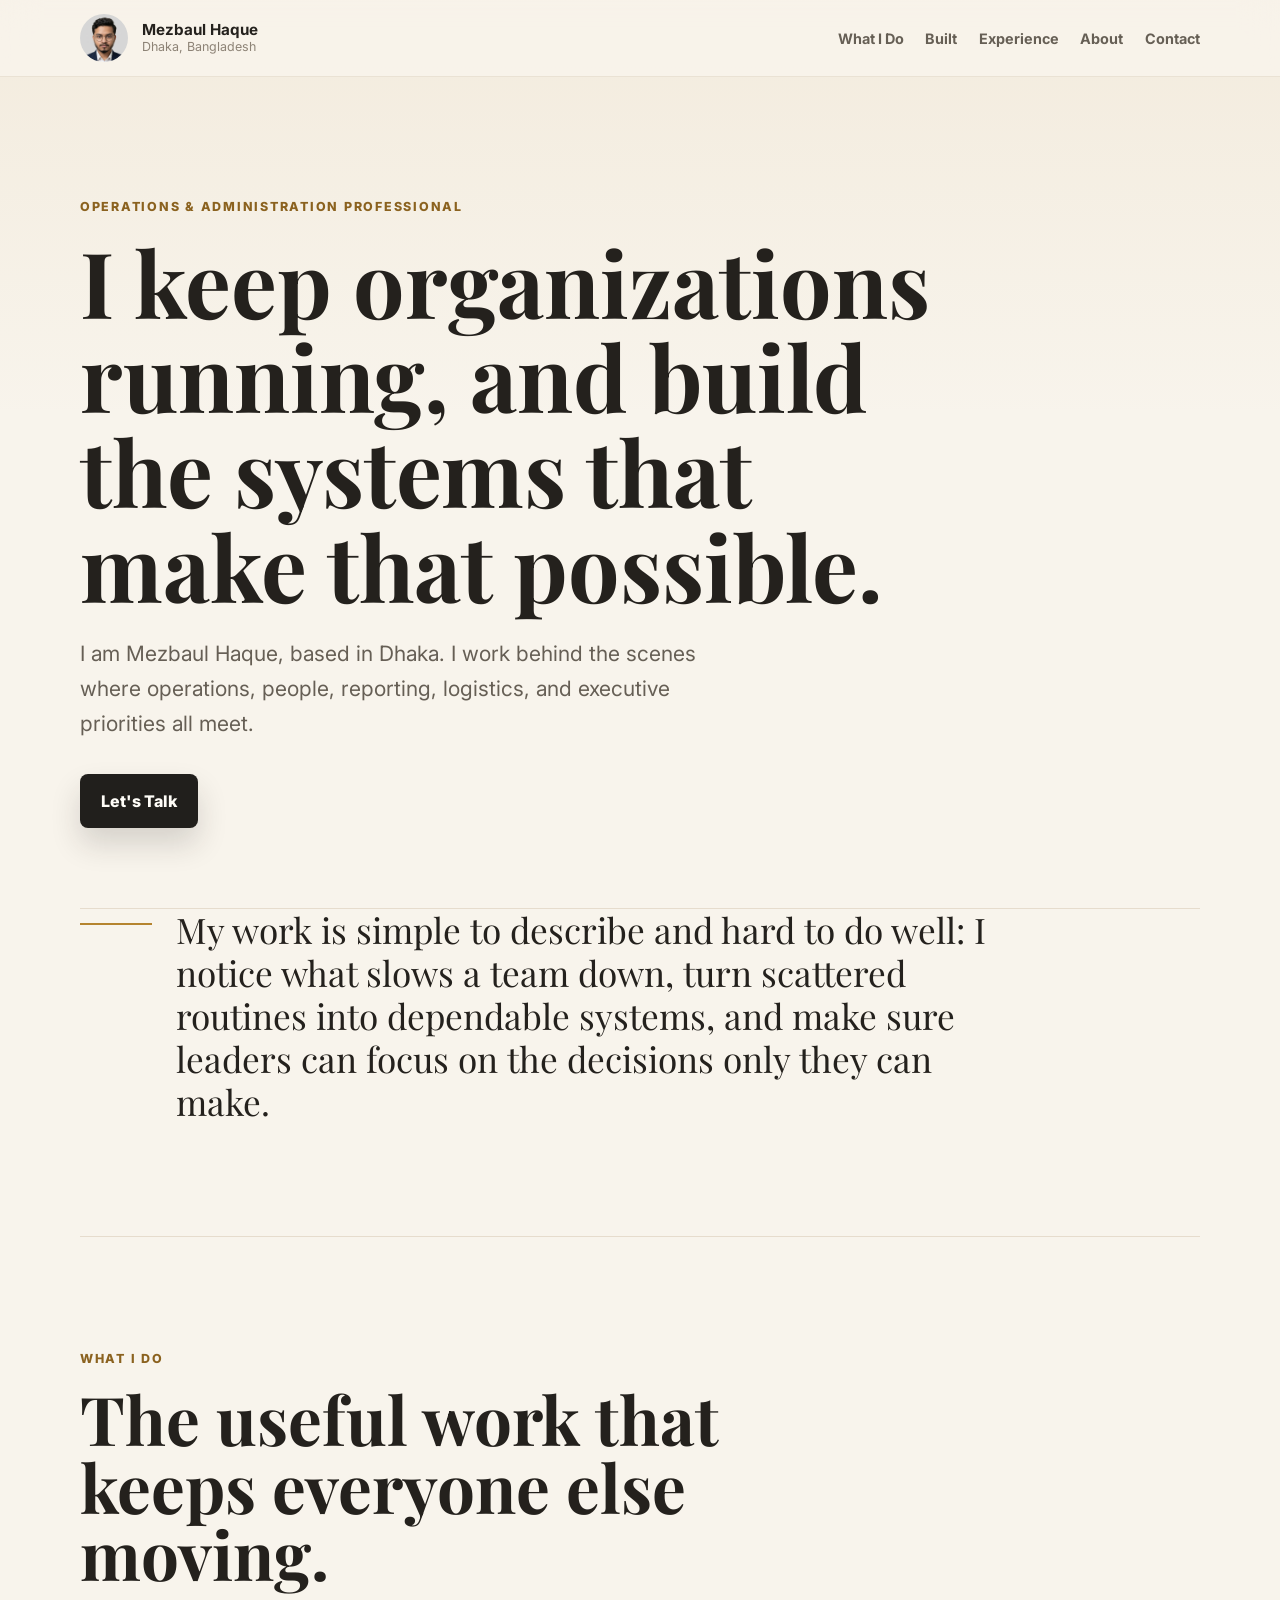
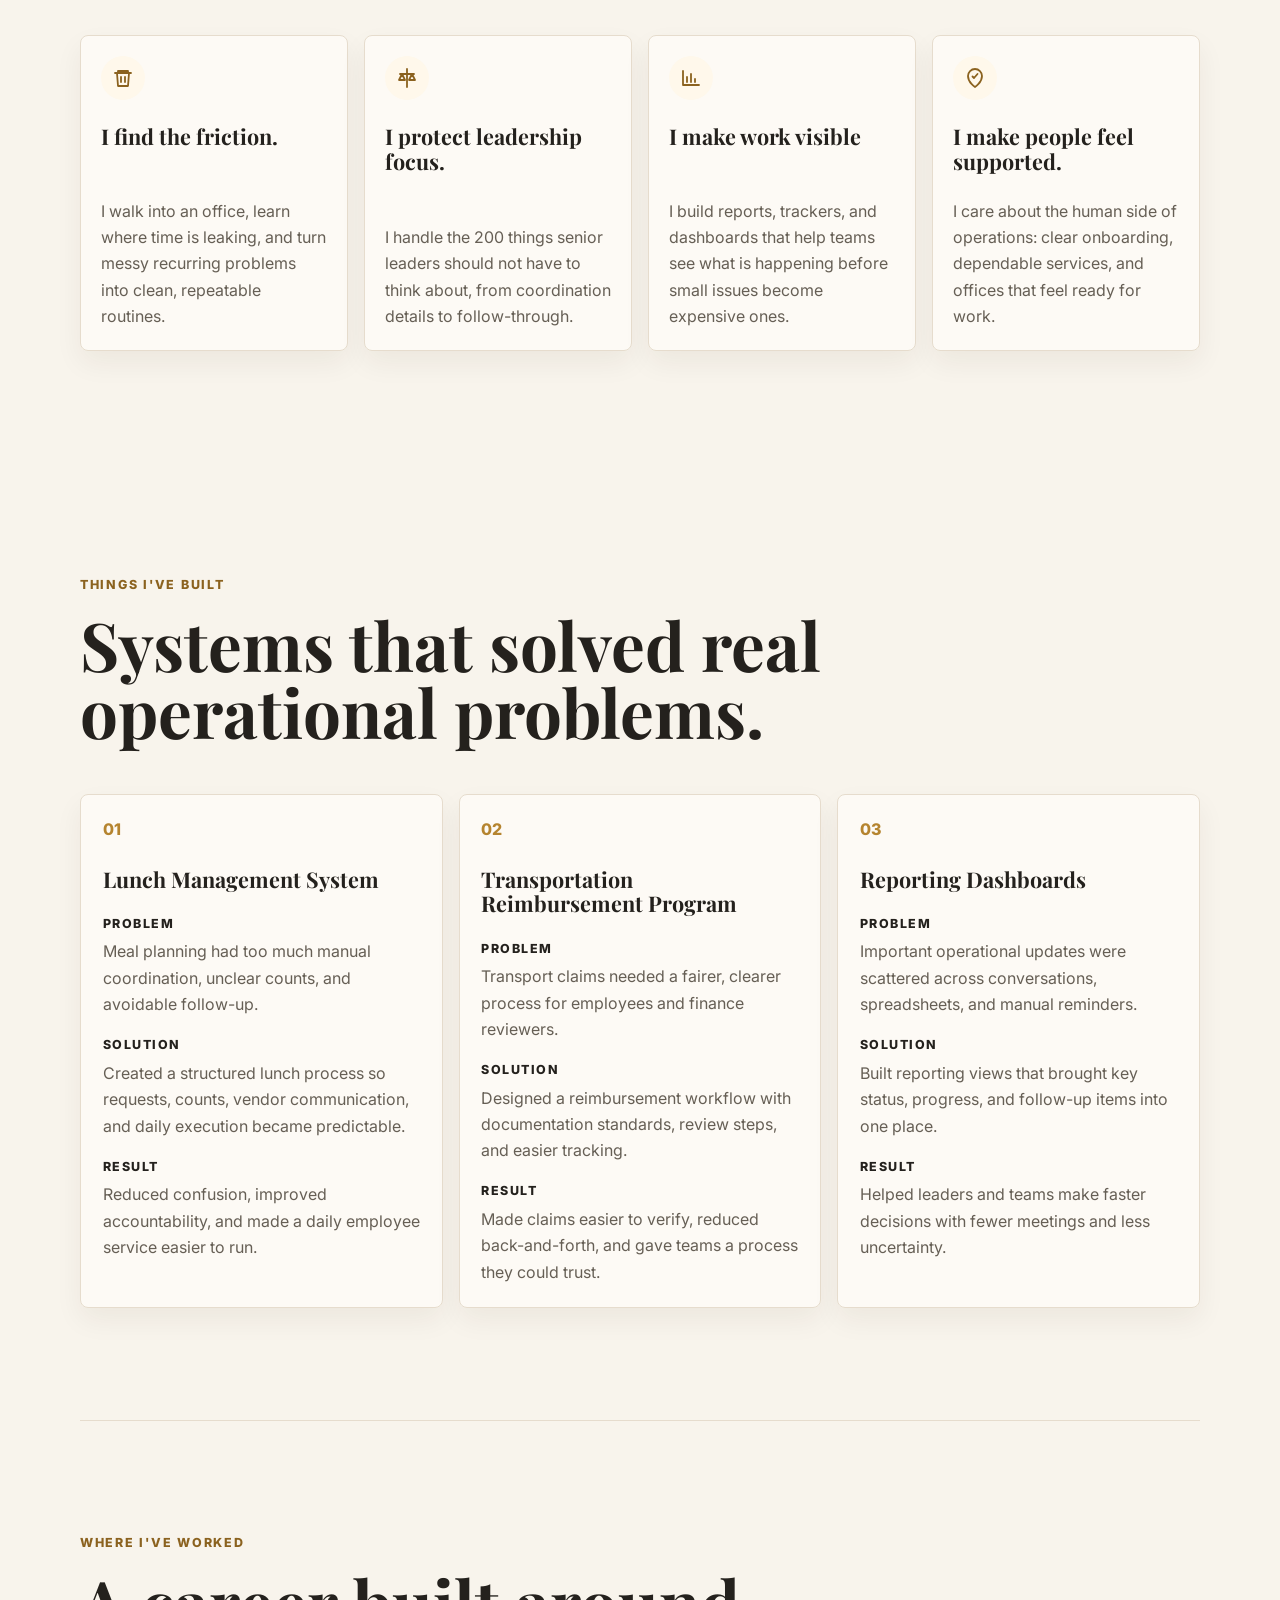
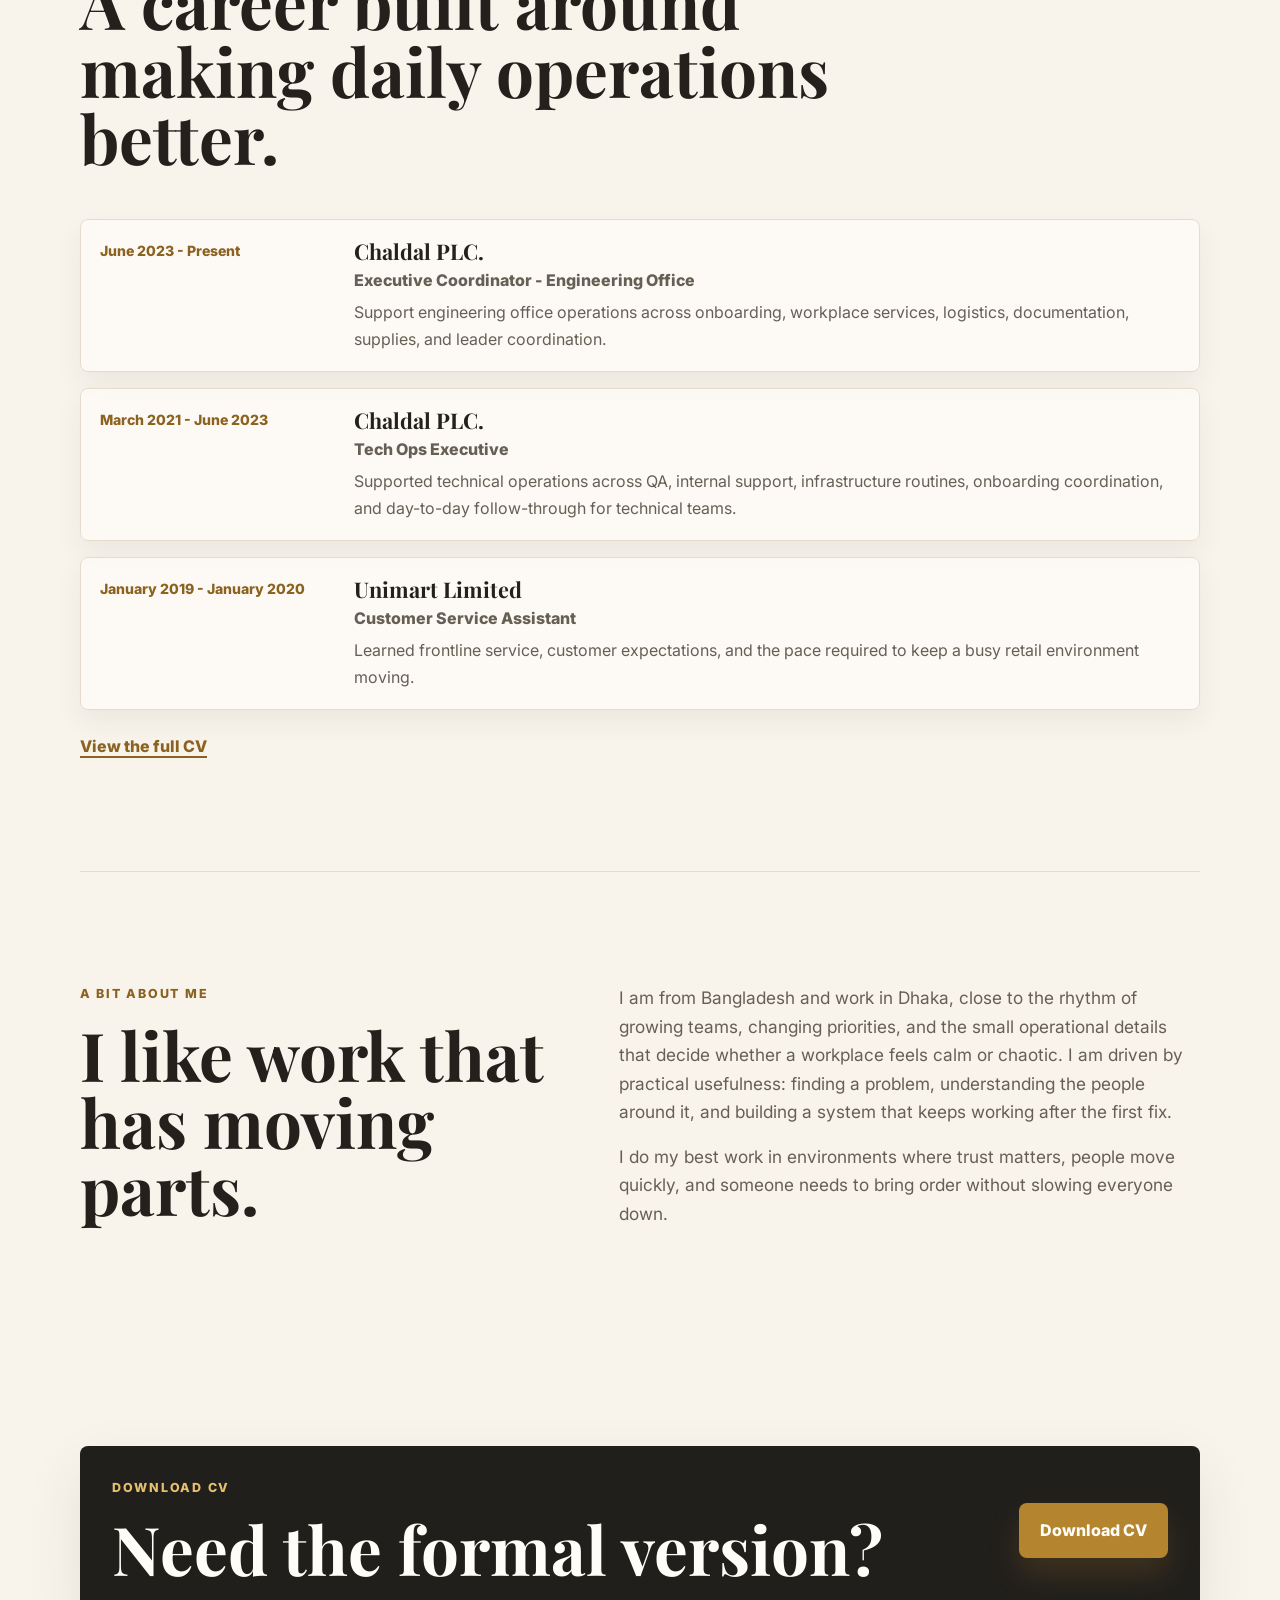
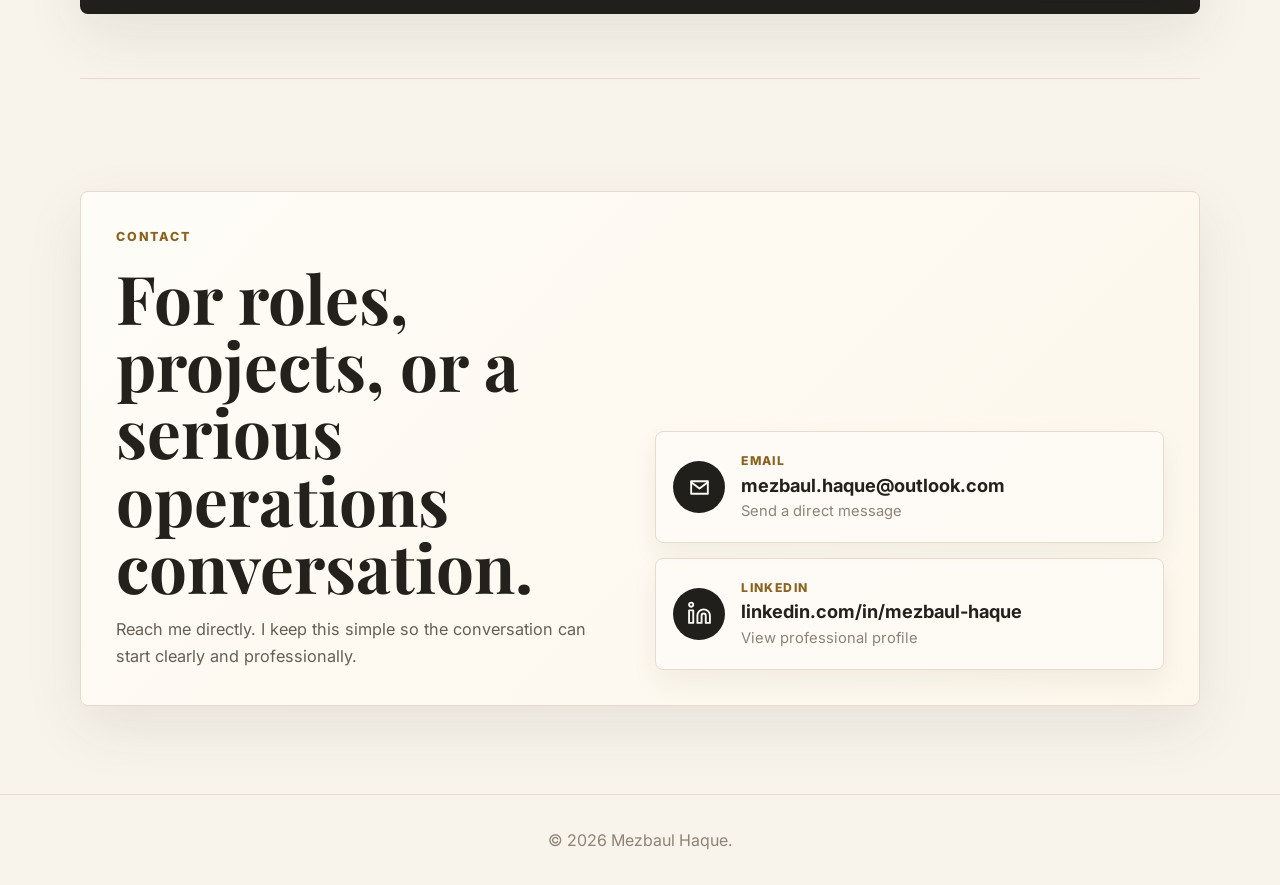
<file: index.html>
<!DOCTYPE html>
<html lang="en">
<head>
  <meta charset="UTF-8">
  <meta name="viewport" content="width=device-width, initial-scale=1.0">
  <meta name="description" content="Personal portfolio for Mezbaul Haque, an Operations and Administration professional in Dhaka who builds the systems that keep organizations running.">
  <meta name="keywords" content="Mezbaul Haque, operations, administration, office operations, Dhaka, Bangladesh, portfolio">
  <meta name="robots" content="index, follow">
  <meta name="author" content="Mezbaul Haque">
  <meta name="theme-color" content="#f8f4ec">
  <meta name="color-scheme" content="light">
  <title>Mezbaul Haque | Operations &amp; Administration</title>

  <link rel="canonical" href="https://mezbaul.bd/">
  <meta property="og:type" content="website">
  <meta property="og:locale" content="en_US">
  <meta property="og:site_name" content="Mezbaul Haque">
  <meta property="og:title" content="Mezbaul Haque | Operations &amp; Administration">
  <meta property="og:description" content="I keep organizations running and build the systems that make that possible.">
  <meta property="og:url" content="https://mezbaul.bd/">
  <meta property="og:image" content="https://mezbaul.bd/assets/blog-demo-1.svg">
  <meta name="twitter:card" content="summary_large_image">
  <meta name="twitter:title" content="Mezbaul Haque | Operations &amp; Administration">
  <meta name="twitter:description" content="I keep organizations running and build the systems that make that possible.">

  <script type="application/ld+json">
    {
      "@context": "https://schema.org",
      "@type": "Person",
      "name": "Mezbaul Haque",
      "url": "https://mezbaul.bd/",
      "jobTitle": "Operations and Administration Professional",
      "address": {
        "@type": "PostalAddress",
        "addressLocality": "Dhaka",
        "addressCountry": "BD"
      },
      "email": "mailto:mezbaul.haque@outlook.com",
      "sameAs": ["https://linkedin.com/in/mezbaul-haque"],
      "knowsAbout": [
        "Office operations",
        "Administration",
        "Process improvement",
        "Reporting dashboards",
        "Transportation coordination",
        "Employee services",
        "SOP development"
      ]
    }
  </script>

  <link rel="preconnect" href="https://fonts.googleapis.com">
  <link rel="preconnect" href="https://fonts.gstatic.com" crossorigin>
  <link href="https://fonts.googleapis.com/css2?family=Inter:wght@400;500;600;700;800&family=Playfair+Display:wght@600;700&display=swap" rel="stylesheet">
  <link rel="icon" type="image/svg+xml" href="assets/favicon.svg">
  <link rel="stylesheet" href="styles.css">
</head>
<body>
  <a class="skip-link" href="#main-content">Skip to content</a>

  <header class="site-header">
    <nav class="nav" aria-label="Primary navigation">
      <a class="brand" href="#home" aria-label="Mezbaul Haque home">
        <img class="brand-logo" src="assets/logo.png" alt="Mezbaul Haque logo" width="48" height="48">
        <span class="brand-copy">
          <strong>Mezbaul Haque</strong>
          <span>Dhaka, Bangladesh</span>
        </span>
      </a>

      <button class="menu-toggle" id="menuToggle" type="button" aria-label="Toggle menu" aria-expanded="false" aria-controls="navLinks">
        <span class="line-1"></span>
        <span class="line-2"></span>
        <span class="line-3"></span>
      </button>

      <ul class="nav-links" id="navLinks">
        <li><a class="nav-link" href="#work">What I Do</a></li>
        <li><a class="nav-link" href="#built">Built</a></li>
        <li><a class="nav-link" href="#timeline">Experience</a></li>
        <li><a class="nav-link" href="#about">About</a></li>
        <li><a class="nav-link" href="#contact">Contact</a></li>
      </ul>
    </nav>
  </header>

  <main id="main-content" tabindex="-1">
    <section class="hero" id="home">
      <div class="hero-inner">
        <p class="eyebrow">Operations &amp; Administration Professional</p>
        <h1>I keep organizations running, and build the systems that make that possible.</h1>
        <p class="hero-copy">I am Mezbaul Haque, based in Dhaka. I work behind the scenes where operations, people, reporting, logistics, and executive priorities all meet.</p>
        <a class="button button-primary" href="#contact">Let's Talk</a>
      </div>
    </section>

    <section class="section intro-section" aria-label="Professional introduction">
      <div class="intro-line">
        <span></span>
        <p>My work is simple to describe and hard to do well: I notice what slows a team down, turn scattered routines into dependable systems, and make sure leaders can focus on the decisions only they can make.</p>
      </div>
    </section>

    <section class="section" id="work">
      <div class="section-heading">
        <p class="eyebrow">What I Do</p>
        <h2>The useful work that keeps everyone else moving.</h2>
      </div>

      <div class="capability-grid">
        <article class="capability-card">
          <div class="icon" aria-hidden="true">
            <svg viewBox="0 0 24 24"><path d="M4 7h16M7 7V5h10v2M6 7l1 13h10l1-13M10 11v5M14 11v5" fill="none" stroke="currentColor" stroke-width="1.8" stroke-linecap="round" stroke-linejoin="round"></path></svg>
          </div>
          <h3>I find the friction.</h3>
          <p>I walk into an office, learn where time is leaking, and turn messy recurring problems into clean, repeatable routines.</p>
        </article>

        <article class="capability-card">
          <div class="icon" aria-hidden="true">
            <svg viewBox="0 0 24 24"><path d="M12 3v18M5 8h14M7 8l-3 6h6L7 8Zm10 0-3 6h6l-3-6Z" fill="none" stroke="currentColor" stroke-width="1.8" stroke-linecap="round" stroke-linejoin="round"></path></svg>
          </div>
          <h3>I protect leadership focus.</h3>
          <p>I handle the 200 things senior leaders should not have to think about, from coordination details to follow-through.</p>
        </article>

        <article class="capability-card">
          <div class="icon" aria-hidden="true">
            <svg viewBox="0 0 24 24"><path d="M4 19V5M4 19h16M8 16v-5M12 16V8M16 16v-3" fill="none" stroke="currentColor" stroke-width="1.8" stroke-linecap="round" stroke-linejoin="round"></path></svg>
          </div>
          <h3>I make work visible</h3>
          <p>I build reports, trackers, and dashboards that help teams see what is happening before small issues become expensive ones.</p>
        </article>

        <article class="capability-card">
          <div class="icon" aria-hidden="true">
            <svg viewBox="0 0 24 24"><path d="M12 21s7-4.4 7-11a7 7 0 0 0-14 0c0 6.6 7 11 7 11Z" fill="none" stroke="currentColor" stroke-width="1.8" stroke-linecap="round" stroke-linejoin="round"></path><path d="M9.5 10.5 11 12l3.5-4" fill="none" stroke="currentColor" stroke-width="1.8" stroke-linecap="round" stroke-linejoin="round"></path></svg>
          </div>
          <h3>I make people feel supported.</h3>
          <p>I care about the human side of operations: clear onboarding, dependable services, and offices that feel ready for work.</p>
        </article>
      </div>
    </section>

    <section class="section built-section" id="built">
      <div class="section-heading">
        <p class="eyebrow">Things I've Built</p>
        <h2>Systems that solved real operational problems.</h2>
      </div>

      <div class="case-grid">
        <article class="case-card">
          <p class="case-number">01</p>
          <h3>Lunch Management System</h3>
          <dl>
            <div>
              <dt>Problem</dt>
              <dd>Meal planning had too much manual coordination, unclear counts, and avoidable follow-up.</dd>
            </div>
            <div>
              <dt>Solution</dt>
              <dd>Created a structured lunch process so requests, counts, vendor communication, and daily execution became predictable.</dd>
            </div>
            <div>
              <dt>Result</dt>
              <dd>Reduced confusion, improved accountability, and made a daily employee service easier to run.</dd>
            </div>
          </dl>
        </article>

        <article class="case-card">
          <p class="case-number">02</p>
          <h3>Transportation Reimbursement Program</h3>
          <dl>
            <div>
              <dt>Problem</dt>
              <dd>Transport claims needed a fairer, clearer process for employees and finance reviewers.</dd>
            </div>
            <div>
              <dt>Solution</dt>
              <dd>Designed a reimbursement workflow with documentation standards, review steps, and easier tracking.</dd>
            </div>
            <div>
              <dt>Result</dt>
              <dd>Made claims easier to verify, reduced back-and-forth, and gave teams a process they could trust.</dd>
            </div>
          </dl>
        </article>

        <article class="case-card">
          <p class="case-number">03</p>
          <h3>Reporting Dashboards</h3>
          <dl>
            <div>
              <dt>Problem</dt>
              <dd>Important operational updates were scattered across conversations, spreadsheets, and manual reminders.</dd>
            </div>
            <div>
              <dt>Solution</dt>
              <dd>Built reporting views that brought key status, progress, and follow-up items into one place.</dd>
            </div>
            <div>
              <dt>Result</dt>
              <dd>Helped leaders and teams make faster decisions with fewer meetings and less uncertainty.</dd>
            </div>
          </dl>
        </article>
      </div>
    </section>

    <section class="section timeline-section" id="timeline">
      <div class="section-heading">
        <p class="eyebrow">Where I've Worked</p>
        <h2>A career built around making daily operations better.</h2>
      </div>

      <div class="timeline">
        <article class="timeline-item">
          <div class="timeline-date">June 2023 - Present</div>
          <div>
            <h3>Chaldal PLC.</h3>
            <p class="role">Executive Coordinator - Engineering Office</p>
            <p>Support engineering office operations across onboarding, workplace services, logistics, documentation, supplies, and leader coordination.</p>
          </div>
        </article>

        <article class="timeline-item">
          <div class="timeline-date">March 2021 - June 2023</div>
          <div>
            <h3>Chaldal PLC.</h3>
            <p class="role">Tech Ops Executive</p>
            <p>Supported technical operations across QA, internal support, infrastructure routines, onboarding coordination, and day-to-day follow-through for technical teams.</p>
          </div>
        </article>

        <article class="timeline-item">
          <div class="timeline-date">January 2019 - January 2020</div>
          <div>
            <h3>Unimart Limited</h3>
            <p class="role">Customer Service Assistant</p>
            <p>Learned frontline service, customer expectations, and the pace required to keep a busy retail environment moving.</p>
          </div>
        </article>
      </div>

      <a class="text-link" href="assets/Mezbaul_haque_Resume.pdf" target="_blank" rel="noopener noreferrer">View the full CV</a>
    </section>

    <section class="section about-section" id="about">
      <div class="section-heading">
        <p class="eyebrow">A Bit About Me</p>
        <h2>I like work that has moving parts.</h2>
      </div>
      <div class="about-copy">
        <p>I am from Bangladesh and work in Dhaka, close to the rhythm of growing teams, changing priorities, and the small operational details that decide whether a workplace feels calm or chaotic. I am driven by practical usefulness: finding a problem, understanding the people around it, and building a system that keeps working after the first fix.</p>
        <p>I do my best work in environments where trust matters, people move quickly, and someone needs to bring order without slowing everyone down.</p>
      </div>
    </section>

    <section class="cv-band" aria-label="Download CV">
      <div>
        <p class="eyebrow">Download CV</p>
        <h2>Need the formal version?</h2>
      </div>
      <a class="button button-secondary" href="assets/Mezbaul_haque_Resume.pdf" download>Download CV</a>
    </section>

    <section class="section contact-section" id="contact">
      <div class="contact-panel">
        <div class="section-heading contact-heading">
          <p class="eyebrow">Contact</p>
          <h2>For roles, projects, or a serious operations conversation.</h2>
          <p>Reach me directly. I keep this simple so the conversation can start clearly and professionally.</p>
        </div>

        <div class="contact-links">
          <a class="contact-card" href="mailto:mezbaul.haque@outlook.com" aria-label="Email Mezbaul Haque">
            <span class="contact-icon" aria-hidden="true">
              <svg viewBox="0 0 24 24" focusable="false">
                <path d="M4 6h16v12H4z" fill="none" stroke="currentColor" stroke-width="1.8" stroke-linecap="round" stroke-linejoin="round"></path>
                <path d="m4 7 8 6 8-6" fill="none" stroke="currentColor" stroke-width="1.8" stroke-linecap="round" stroke-linejoin="round"></path>
              </svg>
            </span>
            <span class="contact-copy">
              <span>Email</span>
              <strong>mezbaul.haque@outlook.com</strong>
              <em>Send a direct message</em>
            </span>
          </a>

          <a class="contact-card" href="https://linkedin.com/in/mezbaul-haque" target="_blank" rel="noopener noreferrer" aria-label="Open Mezbaul Haque LinkedIn profile">
            <span class="contact-icon" aria-hidden="true">
              <svg viewBox="0 0 24 24" focusable="false">
                <path d="M16 8a6 6 0 0 1 6 6v7h-4v-7a2 2 0 0 0-4 0v7h-4v-7a6 6 0 0 1 6-6Z" fill="none" stroke="currentColor" stroke-width="1.8" stroke-linecap="round" stroke-linejoin="round"></path>
                <path d="M2 9h4v12H2z" fill="none" stroke="currentColor" stroke-width="1.8" stroke-linecap="round" stroke-linejoin="round"></path>
                <path d="M4 5.5a2 2 0 1 0 0-4 2 2 0 0 0 0 4Z" fill="none" stroke="currentColor" stroke-width="1.8" stroke-linecap="round" stroke-linejoin="round"></path>
              </svg>
            </span>
            <span class="contact-copy">
              <span>LinkedIn</span>
              <strong>linkedin.com/in/mezbaul-haque</strong>
              <em>View professional profile</em>
            </span>
          </a>
        </div>
      </div>
    </section>
  </main>

  <footer class="footer">
    <p>&copy; 2026 Mezbaul Haque.</p>
  </footer>

  <script src="script.js" defer></script>
</body>
</html>
</file>
<file: styles.css>
:root {
  --bg: #f8f4ec;
  --surface: #fffdf8;
  --surface-strong: #fff8eb;
  --ink: #24211d;
  --ink-soft: #665f55;
  --muted: #8d8376;
  --line: #e6dccd;
  --gold: #b5842f;
  --gold-dark: #8b621f;
  --charcoal: #211f1c;
  --white: #fffdf8;
  --shadow: 0 22px 60px rgba(55, 40, 18, 0.09);
  --shadow-soft: 0 12px 28px rgba(55, 40, 18, 0.06);
  --container: 1120px;
  --radius: 8px;
  --ease: 240ms ease;
}

* {
  box-sizing: border-box;
  margin: 0;
  padding: 0;
}

html {
  scroll-behavior: smooth;
  scroll-padding-top: 92px;
}

body {
  min-height: 100vh;
  background: linear-gradient(180deg, rgba(181, 132, 47, 0.08), transparent 420px), var(--bg);
  color: var(--ink);
  font-family: "Inter", system-ui, -apple-system, BlinkMacSystemFont, "Segoe UI", sans-serif;
  line-height: 1.65;
}

body.menu-open {
  overflow: hidden;
}

a {
  color: inherit;
}

.skip-link {
  position: fixed;
  top: -4rem;
  left: 1rem;
  z-index: 20;
  background: var(--charcoal);
  color: var(--white);
  padding: 0.6rem 0.8rem;
  border-radius: var(--radius);
  text-decoration: none;
}

.skip-link:focus {
  top: 1rem;
}

.site-header {
  position: sticky;
  top: 0;
  z-index: 10;
  border-bottom: 1px solid rgba(230, 220, 205, 0.75);
  background: rgba(248, 244, 236, 0.86);
  backdrop-filter: blur(18px);
}

.nav {
  width: min(var(--container), calc(100% - 2rem));
  min-height: 76px;
  margin: 0 auto;
  display: flex;
  align-items: center;
  justify-content: space-between;
  gap: 1rem;
}

.brand {
  display: inline-flex;
  align-items: center;
  flex: 0 0 auto;
  gap: 0.85rem;
  min-width: 0;
  text-decoration: none;
}

.brand-logo {
  width: 48px;
  height: 48px;
  max-width: 48px;
  max-height: 48px;
  display: block;
  flex: 0 0 48px;
  object-fit: cover;
  border-radius: 50%;
}

.brand-copy {
  display: grid;
  line-height: 1.2;
}

.brand-copy strong {
  font-size: 0.95rem;
}

.brand-copy span {
  color: var(--muted);
  font-size: 0.78rem;
}

.nav-links {
  display: flex;
  align-items: center;
  gap: 1.35rem;
  list-style: none;
}

.nav-link {
  color: var(--ink-soft);
  font-size: 0.9rem;
  font-weight: 700;
  text-decoration: none;
}

.nav-link:hover,
.nav-link.active {
  color: var(--gold-dark);
}

/* Hamburger Menu Icon */
.menu-toggle {
  display: none;
  position: relative;
  width: 24px;
  height: 24px;
  padding: 8px;
  border: none;
  background: transparent;
  cursor: pointer;
  flex: 0 0 auto;
  align-items: center;
  justify-content: center;
}

.menu-toggle span {
  display: block;
  position: absolute;
  width: 20px;
  height: 2px;
  background-color: var(--ink);
  border-radius: 2px;
  transform-origin: center;
  transition: all 250ms cubic-bezier(0.4, 0, 0.2, 1);
  left: 50%;
  margin-left: -10px;
}

/* Three evenly spaced lines */
.menu-toggle span:nth-child(1) {
  top: 4px;
}

.menu-toggle span:nth-child(2) {
  top: 11px;
}

.menu-toggle span:nth-child(3) {
  top: 18px;
}

/* X animation - top line rotates 45deg */
body.menu-open .menu-toggle span:nth-child(1) {
  top: 11px;
  transform: rotate(45deg);
}

/* X animation - middle line fades out */
body.menu-open .menu-toggle span:nth-child(2) {
  opacity: 0;
  transform: rotate(0deg);
}

/* X animation - bottom line rotates -45deg */
body.menu-open .menu-toggle span:nth-child(3) {
  top: 11px;
  transform: rotate(-45deg);
}

main {
  width: min(var(--container), calc(100% - 2rem));
  margin: 0 auto;
}

.hero {
  min-height: calc(100vh - 76px);
  display: grid;
  align-items: center;
  padding: clamp(4.5rem, 10vw, 7.5rem) 0 clamp(3rem, 7vw, 5rem);
}

.hero-inner {
  max-width: 940px;
}

.eyebrow {
  margin-bottom: 1rem;
  color: var(--gold-dark);
  font-size: 0.78rem;
  font-weight: 800;
  letter-spacing: 0.14em;
  text-transform: uppercase;
}

h1,
h2,
h3 {
  font-family: "Playfair Display", Georgia, serif;
  font-weight: 700;
  letter-spacing: 0;
}

h1 {
  max-width: 900px;
  font-size: clamp(2.8rem, 8vw, 5.7rem);
  line-height: 1.04;
}

.hero-copy {
  max-width: 650px;
  margin: 1.5rem 0 2rem;
  color: var(--ink-soft);
  font-size: clamp(1.05rem, 2.8vw, 1.32rem);
}

.button {
  display: inline-flex;
  min-height: 48px;
  align-items: center;
  justify-content: center;
  border: 1px solid transparent;
  border-radius: var(--radius);
  padding: 0.82rem 1.25rem;
  font-weight: 800;
  text-decoration: none;
  transition: transform var(--ease), box-shadow var(--ease), background-color var(--ease);
}

.button:hover {
  transform: translateY(-2px);
}

.button-primary {
  background: var(--charcoal);
  color: var(--white);
  box-shadow: 0 16px 30px rgba(36, 33, 29, 0.16);
}

.button-secondary {
  background: var(--gold);
  color: var(--white);
  box-shadow: 0 16px 30px rgba(181, 132, 47, 0.2);
}

.section {
  padding: clamp(4rem, 9vw, 7rem) 0;
  border-top: 1px solid var(--line);
}

.section-heading {
  max-width: 760px;
  margin-bottom: clamp(1.8rem, 5vw, 3rem);
}

.section-heading h2,
.cv-band h2 {
  font-size: clamp(2.1rem, 7vw, 4.2rem);
  line-height: 1;
}

.intro-section {
  padding-top: 0;
}

.intro-line {
  max-width: 920px;
  display: grid;
  grid-template-columns: 72px 1fr;
  gap: 1.5rem;
  align-items: start;
}

.intro-line span {
  height: 2px;
  margin-top: 0.85rem;
  background: var(--gold);
}

.intro-line p {
  color: var(--ink);
  font-family: "Playfair Display", Georgia, serif;
  font-size: clamp(1.35rem, 4vw, 2.2rem);
  line-height: 1.22;
}

.capability-grid,
.case-grid {
  display: grid;
  grid-template-columns: repeat(4, minmax(0, 1fr));
  gap: 1rem;
}

.capability-card,
.case-card,
.timeline-item,
.contact-links a {
  border: 1px solid var(--line);
  border-radius: var(--radius);
  background: rgba(255, 253, 248, 0.74);
  box-shadow: var(--shadow-soft);
}

.capability-card {
  min-height: 260px;
  padding: 1.25rem;
  display: flex;
  flex-direction: column;
}

.icon {
  width: 44px;
  height: 44px;
  display: inline-grid;
  place-items: center;
  margin-bottom: 1.5rem;
  border-radius: 50%;
  background: var(--surface-strong);
  color: var(--gold-dark);
}

.icon svg {
  width: 24px;
  height: 24px;
}

.capability-card h3,
.case-card h3,
.timeline-item h3 {
  font-size: 1.35rem;
  line-height: 1.15;
}

.capability-card p,
.case-card dd,
.timeline-item p,
.about-copy p {
  color: var(--ink-soft);
}

.capability-card p {
  margin-top: auto;
  padding-top: 1.5rem;
}

.built-section {
  border-top: 0;
}

.case-grid {
  grid-template-columns: repeat(3, minmax(0, 1fr));
}

.case-card {
  padding: 1.35rem;
}

.case-number {
  margin-bottom: 1.5rem;
  color: var(--gold);
  font-weight: 800;
}

.case-card dl {
  display: grid;
  gap: 1.1rem;
  margin-top: 1.4rem;
}

.case-card dt {
  color: var(--ink);
  font-size: 0.78rem;
  font-weight: 800;
  letter-spacing: 0.12em;
  text-transform: uppercase;
}

.case-card dd {
  margin-top: 0.25rem;
}

.timeline {
  display: grid;
  gap: 1rem;
}

.timeline-item {
  display: grid;
  grid-template-columns: minmax(160px, 230px) 1fr;
  gap: 1.5rem;
  padding: 1.2rem;
}

.timeline-date {
  color: var(--gold-dark);
  font-size: 0.88rem;
  font-weight: 800;
}

.role {
  margin: 0.2rem 0 0.35rem;
  color: var(--ink);
  font-weight: 800;
}

.text-link {
  display: inline-flex;
  margin-top: 1.4rem;
  color: var(--gold-dark);
  font-weight: 800;
  text-decoration-thickness: 2px;
  text-underline-offset: 4px;
}

.about-section {
  display: grid;
  grid-template-columns: 0.9fr 1.1fr;
  gap: clamp(2rem, 6vw, 4rem);
  align-items: start;
}

.about-copy {
  max-width: 680px;
  display: grid;
  gap: 1rem;
  font-size: 1.08rem;
}

.cv-band {
  margin: clamp(2rem, 6vw, 4rem) 0;
  padding: clamp(1.3rem, 5vw, 2rem);
  display: flex;
  align-items: center;
  justify-content: space-between;
  gap: 1.5rem;
  border-radius: var(--radius);
  background: var(--charcoal);
  color: var(--white);
  box-shadow: var(--shadow);
}

.cv-band .eyebrow {
  color: #e7c06f;
}

.contact-section {
  padding-bottom: clamp(3.5rem, 8vw, 5.5rem);
}

.contact-panel {
  display: grid;
  grid-template-columns: minmax(0, 0.95fr) minmax(360px, 1fr);
  gap: clamp(1.5rem, 5vw, 3.5rem);
  align-items: end;
  padding: clamp(1.25rem, 5vw, 2.2rem);
  border: 1px solid var(--line);
  border-radius: var(--radius);
  background: linear-gradient(135deg, rgba(255, 253, 248, 0.92), rgba(255, 248, 235, 0.72));
  box-shadow: var(--shadow);
}

.contact-heading {
  margin-bottom: 0;
}

.contact-heading p:last-child {
  max-width: 560px;
  margin-top: 1rem;
  color: var(--ink-soft);
  font-size: 1.02rem;
}

.contact-links {
  display: grid;
  gap: 0.9rem;
}

.contact-card {
  display: grid;
  grid-template-columns: 52px minmax(0, 1fr);
  gap: 1rem;
  align-items: center;
  min-height: 112px;
  padding: 1.05rem;
  border: 1px solid rgba(230, 220, 205, 0.92);
  border-radius: var(--radius);
  background: var(--surface);
  color: var(--ink);
  text-decoration: none;
  box-shadow: 0 10px 24px rgba(55, 40, 18, 0.05);
  transition: transform var(--ease), border-color var(--ease), box-shadow var(--ease);
}

.contact-card:hover {
  transform: translateY(-2px);
  border-color: rgba(181, 132, 47, 0.55);
  box-shadow: 0 18px 38px rgba(55, 40, 18, 0.1);
}

.contact-icon {
  width: 52px;
  height: 52px;
  display: inline-grid;
  place-items: center;
  border-radius: 50%;
  background: var(--charcoal);
  color: var(--white);
}

.contact-icon svg {
  width: 25px;
  height: 25px;
}

.contact-copy {
  min-width: 0;
  display: grid;
  gap: 0.16rem;
}

.contact-copy span {
  color: var(--gold-dark);
  font-size: 0.76rem;
  font-weight: 800;
  letter-spacing: 0.12em;
  text-transform: uppercase;
}

.contact-copy strong {
  font-size: clamp(1rem, 2.4vw, 1.14rem);
  line-height: 1.25;
  overflow-wrap: anywhere;
}

.contact-copy em {
  color: var(--muted);
  font-size: 0.92rem;
  font-style: normal;
}


.footer {
  border-top: 1px solid var(--line);
  padding: 2rem 1rem;
  color: var(--muted);
  text-align: center;
}

a:focus-visible,
button:focus-visible {
  outline: 3px solid rgba(181, 132, 47, 0.5);
  outline-offset: 4px;
}

.reveal {
  opacity: 1;
  transform: translateY(14px);
  transition: transform 700ms ease;
}

.reveal.is-visible {
  transform: translateY(0);
}

@media (max-width: 960px) {
  .capability-grid,
  .case-grid {
    grid-template-columns: repeat(2, minmax(0, 1fr));
  }

  .about-section {
    grid-template-columns: 1fr;
  }
}

@media (max-width: 740px) {
  .nav {
    min-height: 68px;
  }

  .brand-copy span {
    display: none;
  }

  .menu-toggle {
    display: grid;
  }

  .nav-links {
    position: fixed;
    inset: 68px 1rem auto 1rem;
    display: none;
    padding: 1rem;
    border: 1px solid var(--line);
    border-radius: var(--radius);
    background: var(--surface);
    box-shadow: var(--shadow);
  }

  .nav-links.active {
    display: grid;
  }

  .hero {
    min-height: auto;
  }

  .intro-line,
  .timeline-item,
  .contact-links {
    grid-template-columns: 1fr;
  }

  .contact-panel {
    grid-template-columns: 1fr;
    padding: 1rem;
  }

  .contact-card {
    grid-template-columns: 46px minmax(0, 1fr);
    min-height: 104px;
    padding: 0.95rem;
  }

  .contact-icon {
    width: 46px;
    height: 46px;
  }

  .intro-line span {
    width: 72px;
  }

  .capability-grid,
  .case-grid {
    grid-template-columns: 1fr;
  }

  .capability-card {
    min-height: 220px;
  }

  .cv-band {
    align-items: stretch;
    flex-direction: column;
  }

  .button {
    width: 100%;
  }
}

@media (prefers-reduced-motion: reduce) {
  *,
  *::before,
  *::after {
    scroll-behavior: auto !important;
    transition-duration: 0ms !important;
  }

  .reveal {
    opacity: 1;
    transform: none;
  }
}
</file>
